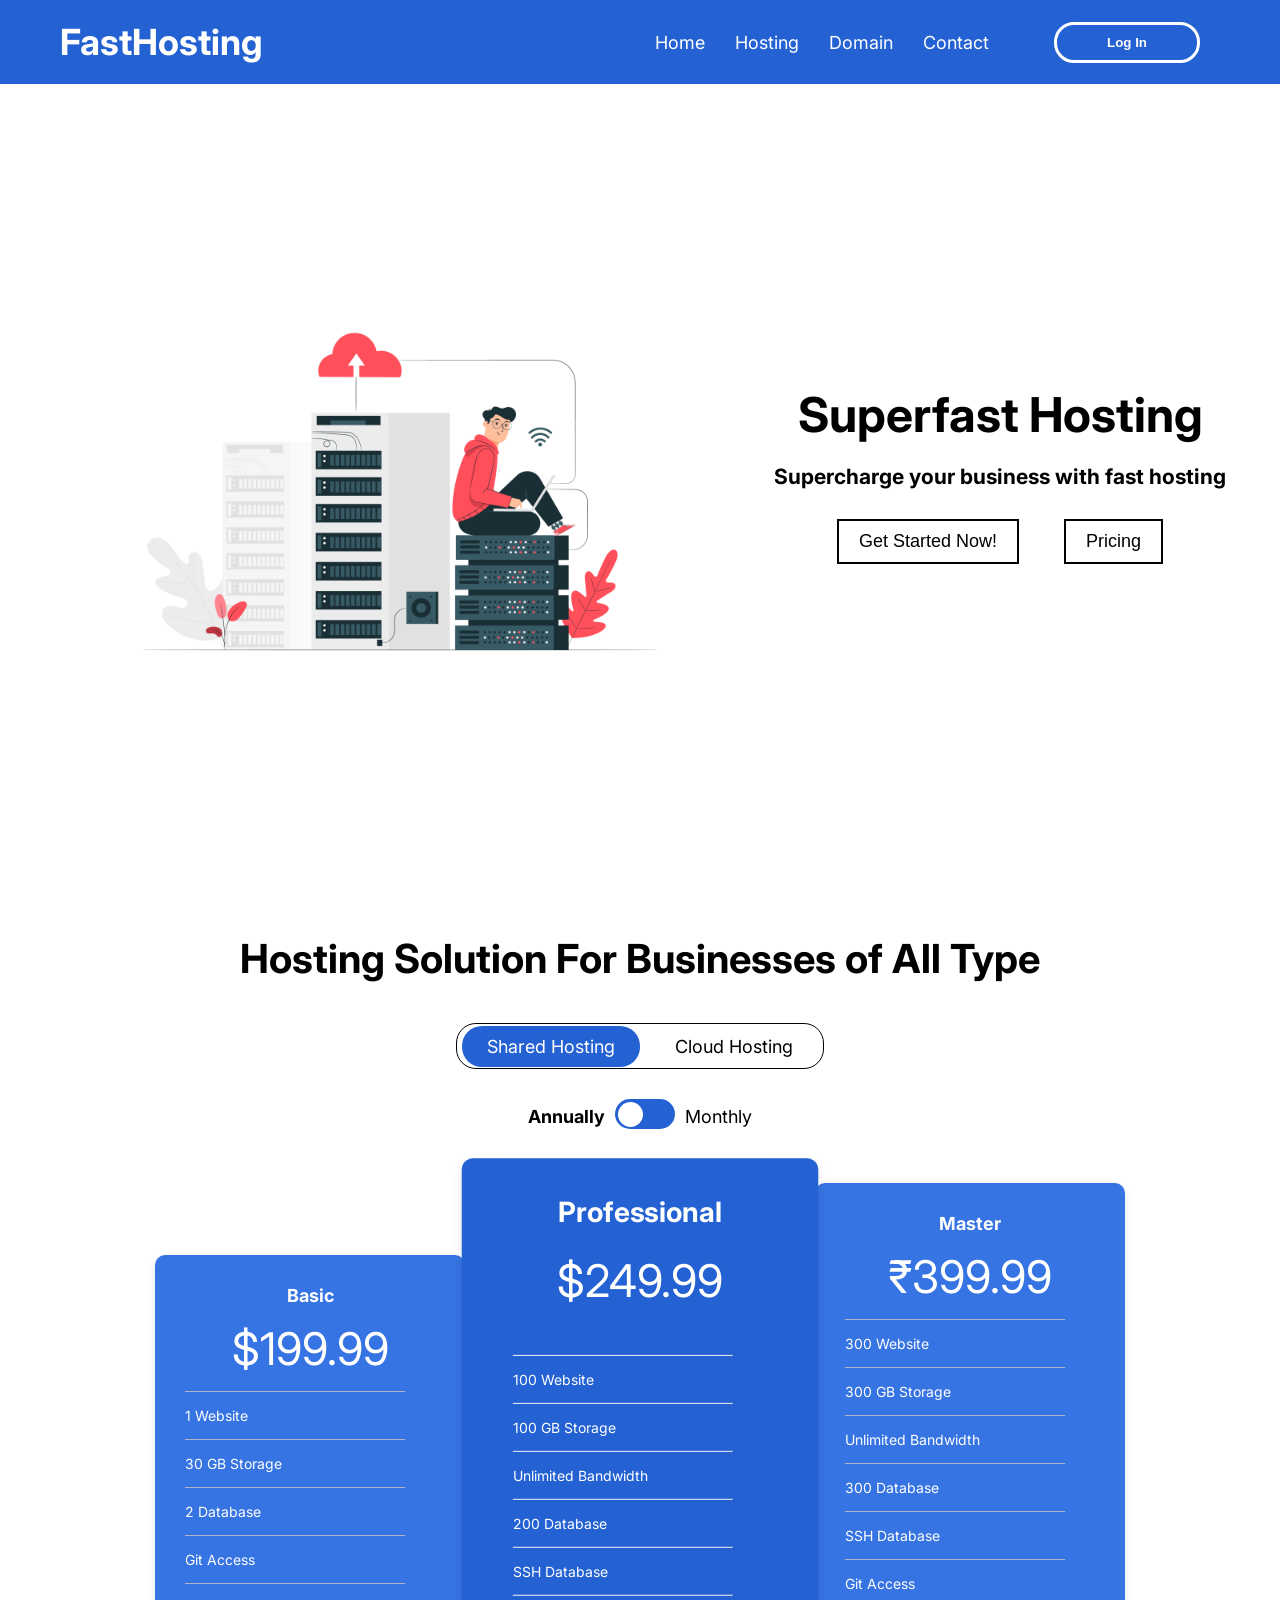
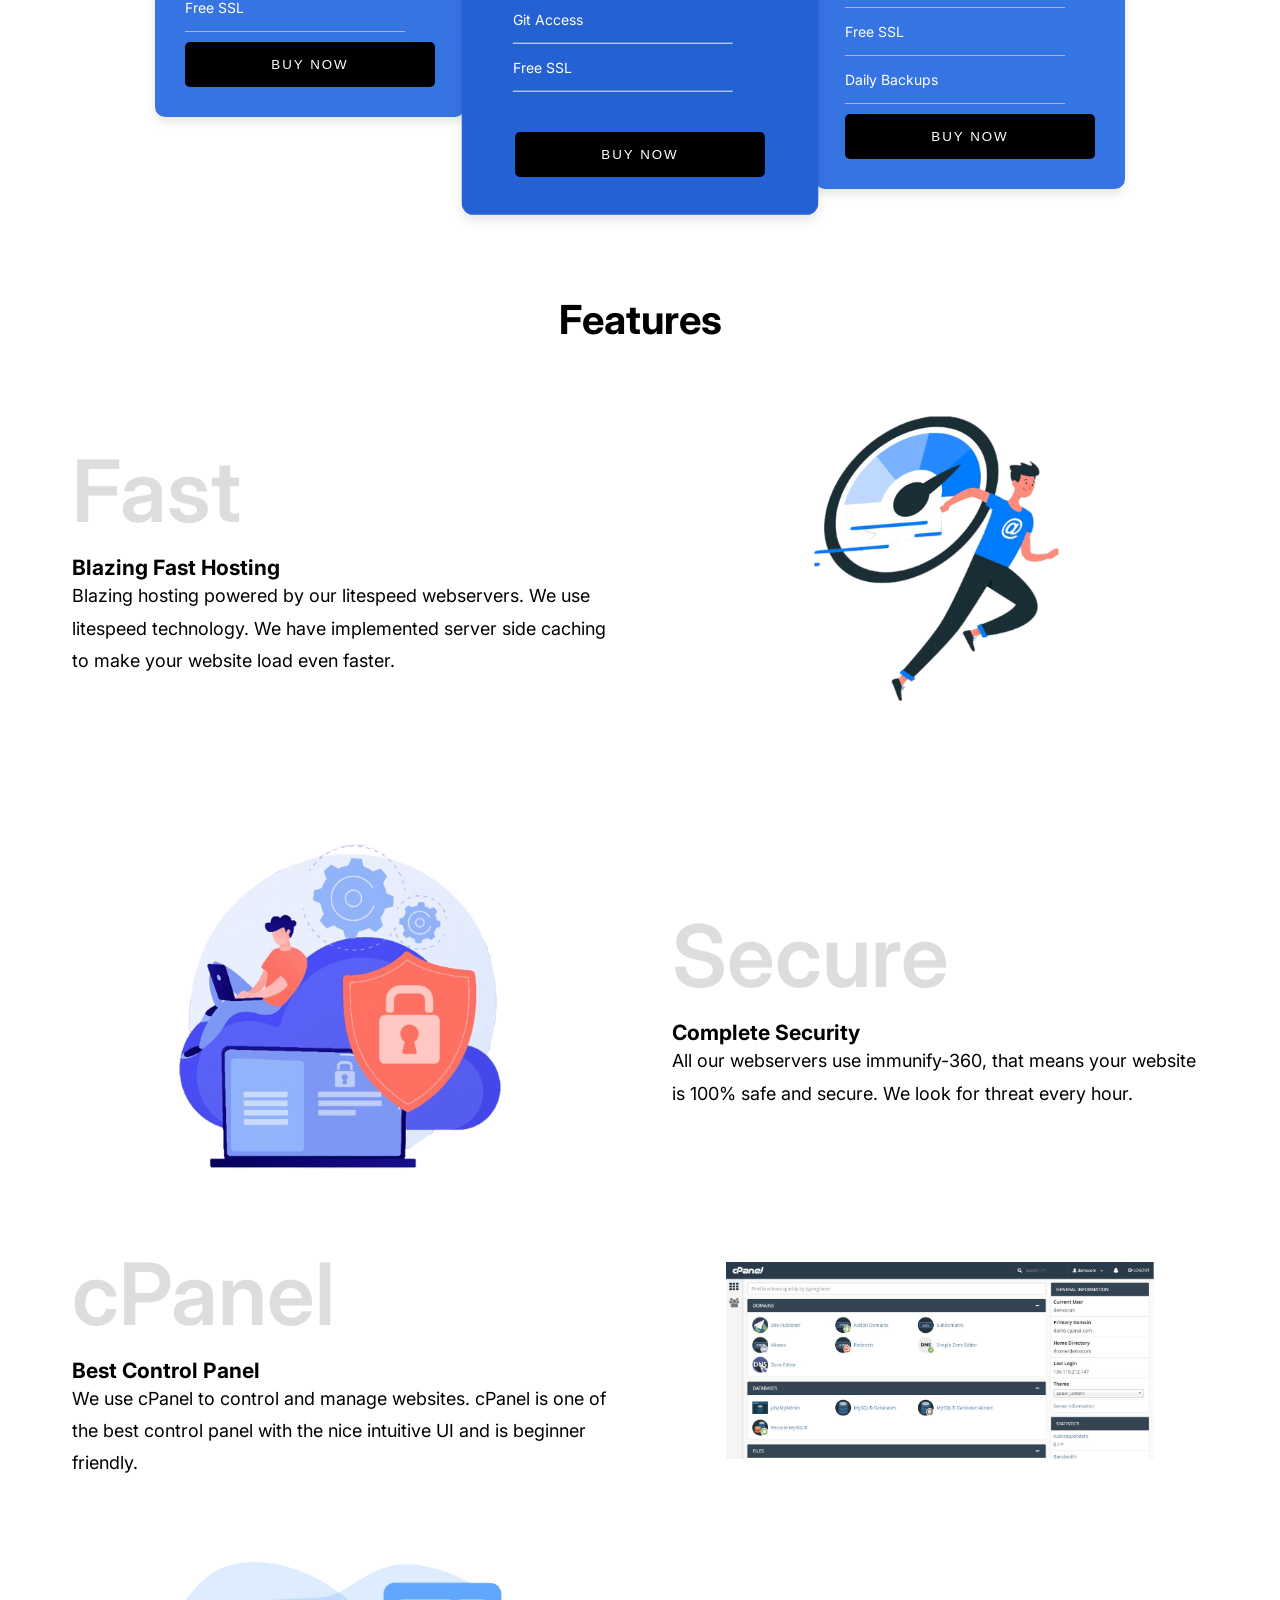
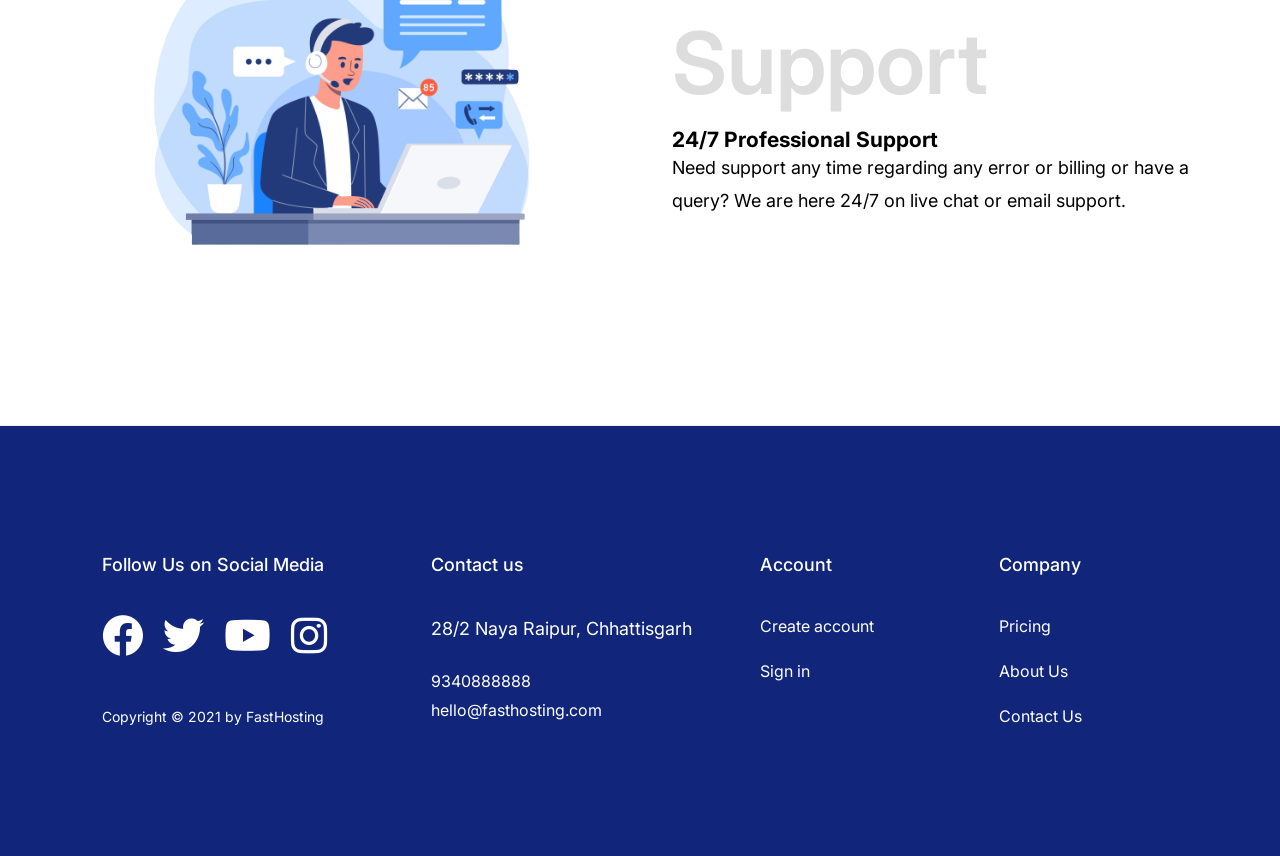
<file: index.html>
<!DOCTYPE html>
<html lang="en">
  <head>
    <meta charset="UTF-8" />
    <meta http-equiv="X-UA-Compatible" content="IE=edge" />
    <meta name="viewport" content="width=device-width, initial-scale=1.0" />
    <title>Fast Hosting</title>
    <link rel="preconnect" href="https://fonts.googleapis.com" />
    <link rel="preconnect" href="https://fonts.gstatic.com" crossorigin />
    <link
      href="https://fonts.googleapis.com/css2?family=Inter:wght@400;500;600;700&display=swap"
      rel="stylesheet"
    />
    <link
      rel="stylesheet"
      href="https://cdnjs.cloudflare.com/ajax/libs/font-awesome/6.0.0-beta2/css/all.min.css"
      integrity="sha512-YWzhKL2whUzgiheMoBFwW8CKV4qpHQAEuvilg9FAn5VJUDwKZZxkJNuGM4XkWuk94WCrrwslk8yWNGmY1EduTA=="
      crossorigin="anonymous"
      referrerpolicy="no-referrer"
    />
    <link rel="stylesheet" href="./style.css" />
  </head>
  <body>
    <header class="header">
      <h1 class="logo"><a href="./index.html">FastHosting</a></h1>

      <nav class="main-menu">
        <ul>
          <li><a href="./index.html">Home</a></li>
          <li><a href="#pricing">Hosting</a> </li>
          <li> <a href="./domains.html">Domain</a> </li>
          <li><a href="./contact.html">Contact</a></li>
        </ul>

        <!-- <img src="images/india.png" alt="" height="36" id="cc3" /> -->
        <div id="cc"></div>

        <button class="signup">Log In</button>
      </nav>
    </header>

    <main class="hero">
      <div class="hero-image">
        <!-- <img src="./images/hero.svg" alt="" height="400" /> -->
        <img src="./images/3075838.jpg" alt="" height="400" />
      </div>
      <div class="text-content">
        <h2>Superfast Hosting</h2>
        <h3>Supercharge your business with fast hosting</h3>
        <button class="pricing"><a href="#pricing">Get Started Now!</a></button>
        <button class="pricing"><a href="#pricing">Pricing</a></button>
      </div>
    </main>

    <section id="pricing">
      <h2 class="center">Hosting Solution For Businesses of All Type</h2>

      <div class="pricing-main">
        <div class="pricing-chose">
          <div class="active shared" id="shared">Shared Hosting</div>
          <div class="cloud" id="cloud">Cloud Hosting</div>
        </div>
      </div>

      <div class="container">
        <div class="toggle-container">
          <span class="j-annually display-bold">Annually</span>
          <span>
            <input type="checkbox" name="toggle" id="toggle" unchecked />
            <label for="toggle">
              <div class="ball"></div>
            </label>
          </span>
          <span class="j-monthly">Monthly</span>
        </div>

        <div id="flexy" class="flex sharedplan">
          <div class="price-box">
            <h4 class="center">Basic</h4>
            <p>
              <span class="basicshared monthly"> &dollar;19.99 </span>
              <span class="basicshared annually"> &dollar;199.99 </span>
            </p>
            <ul>
              <li>1 Website</li>
              <li>30 GB Storage</li>
              <li>2 Database</li>
              <li>Git Access</li>
              <li>Free SSL</li>
            </ul>
            <button>Buy Now</button>
          </div>

          <div class="price-box price-box-premium">
            <h4 class="center">Professional</h4>
            <p>
              <span class="proshared monthly"> &dollar;24.99 </span>
              <span class="proshared annually"> &dollar;249.99 </span>
            </p>
            <ul>
              <li>100 Website</li>
              <li>100 GB Storage</li>
              <li>Unlimited Bandwidth</li>
              <li>200 Database</li>
              <li>SSH Database</li>
              <li>Git Access</li>
              <li>Free SSL</li>
            </ul>
            <button>Buy Now</button>
          </div>

          <div class="price-box">
            <h4 class="center">Master</h4>
            <p>
              <span class="mshared monthly"> &dollar;39.99 </span>
              <span class="mshared annually"> &#8377;399.99 </span>
            </p>
            <ul>
              <li>300 Website</li>
              <li>300 GB Storage</li>
              <li>Unlimited Bandwidth</li>
              <li>300 Database</li>
              <li>SSH Database</li>
              <li>Git Access</li>
              <li>Free SSL</li>
              <li>Daily Backups</li>
            </ul>
            <button>Buy Now</button>
          </div>
        </div>

        <div id="flexyy" class="flex cloudplan hidden">
          <div class="price-box">
            <h4 class="center">Basic Cloud</h4>
            <p>
              <span class="basiccloud monthly"> &dollar;19.99 </span>
              <span class="basiccloud annually"> &dollar;199.99 </span>
            </p>
          
              <ul>
                <li>2 CPU Cores</li>
                <li>2 GB RAM</li>
                <li>Unlimited Bandwidth</li>
                <li>200 Database</li>
                <li>SSH Access</li>
                <li>Git Access</li>
                <li>Free SSL</li>
              </ul>
          
            <button>Buy Now</button>
          </div>

          <div class="price-box price-box-premium">
            <h4 class="center">Professional Cloud</h4>
            <p>
              <span class="procloud monthly"> &dollar;24.99 </span>
              <span class="procloud annually"> &dollar;249.99 </span>
            </p>
            <ul>
              <li>4 CPU Cores</li>
                <li>6 GB RAM</li>
                <li>Unlimited Bandwidth</li>
                <li>Dedicated IP Address</li>
                <li>300 Database</li>
                <li>SSH Access</li>
                <li>Git Access</li>
                <li>Free SSL</li>
            </ul>
            <button>Buy Now</button>
          </div>

          <div class="price-box">
            <h4 class="center">Master Cloud</h4>
            <p>
              <span class="mcloud monthly"> &dollar;39.99 </span>
              <span class="mcloud annually"> &#8377;399.99 </span>
            </p>
            <ul>
              <li>4 CPU Cores</li>
              <li>6 GB RAM</li>
              <li>Unlimited Bandwidth</li>
              <li>Dedicated IP Address</li>
              <li>300 Database</li>
              <li>SSH Access</li>
              <li>Git Access</li>
              <li>Free SSL</li>
            </ul>
            <button>Buy Now</button>
          </div>
        </div>
      </div>
    </section>

    <section class="features">
      <section class="section-how">
        <h2 class="center">Features</h2>
        <div class="container grid grid--2-cols grid--center-v">
          <!-- STEP 01 -->
          <div class="step-text-box">
            <p class="step-number">Fast</p>
            <h3 class="heading-tertiary">Blazing Fast Hosting</h3>
            <p class="step-description">
              Blazing hosting powered by our litespeed webservers. We use
              litespeed technology. We have implemented server side caching to
              make your website load even faster.
            </p>
          </div>

          <div class="step-img-box">
            <img
              src="./images/speed.png"
              class="step-img"
              alt="iPhone app
              preferences selection screen"
            />
          </div>

          <!-- STEP 02 -->
          <div class="step-img-box">
            <img
              src="./images/security.png"
              class="step-img"
              alt="iPhone app
              meal approving plan screen"
            />
          </div>
          <div class="step-text-box">
            <p class="step-number">Secure</p>
            <h3 class="heading-tertiary">Complete Security</h3>
            <p class="step-description">
              All our webservers use immunify-360, that means your website is
              100% safe and secure. We look for threat every hour.
            </p>
          </div>

          <!-- STEP 03 -->
          <div class="step-text-box">
            <p class="step-number">cPanel</p>
            <h3 class="heading-tertiary">Best Control Panel</h3>
            <p class="step-description">
              We use cPanel to control and manage websites. cPanel is one of the
              best control panel with the nice intuitive UI and is beginner
              friendly.
            </p>
          </div>
          <div class="step-img-box">
            <img
              src="./images/cpanel.jpg"
              class="step-img"
              alt="iPhone app
              delivery screen"
            />
          </div>

          <div class="step-img-box">
            <img
              src="./images/support-.png"
              class="step-img"
              alt="iPhone app
              delivery screen"
            />
          </div>

          <div class="step-text-box">
            <p class="step-number">Support</p>
            <h3 class="heading-tertiary">24/7 Professional Support</h3>
            <p class="step-description">
              Need support any time regarding any error or billing or have a
              query? We are here 24/7 on live chat or email support.
            </p>
          </div>
        </div>
      </section>
    </section>

    <footer class="footer">
      <div class="ft-container ft-grid grid--footer">
        <div class="logo-col">
          <h3 class="footer-heading">Follow Us on Social Media</h3>
          <a href="https://facebook.com" target="_blank">
            <i class="fa-brands fa-2x fa-facebook"></i
          ></a>
          <a href="https://twitter.com" target="_blank">
            <i class="fa-brands fa-2x fa-twitter"></i
          ></a>
          <a href="https://youtube.com" target="_blank">
            <i class="fa-brands fa-2x fa-youtube"></i
          ></a>
          <a href="https://instagram.com" target="_blank">
            <i class="fa-brands fa-2x fa-instagram"></i
          ></a>

          <p class="copyright">Copyright &copy; 2021 by FastHosting</p>
        </div>

        <div class="address-col">
          <p class="footer-heading">Contact us</p>
          <address class="contacts">
            <p class="address">28/2 Naya Raipur, Chhattisgarh</p>
            <p>
              <a class="footer-link" href="tel:9340888888">9340888888</a><br />
              <a class="footer-link" href="mailto:hello@fasthosting.com"
                >hello@fasthosting.com</a
              >
            </p>
          </address>
        </div>

        <nav class="nav-col">
          <p class="footer-heading">Account</p>
          <ul class="footer-nav">
            <li><a class="footer-link" href="#">Create account</a></li>
            <li><a class="footer-link" href="#">Sign in</a></li>
          </ul>
        </nav>

        <nav class="nav-col">
          <p class="footer-heading">Company</p>
          <ul class="footer-nav">
            <li><a class="footer-link" href="#">Pricing </a></li>
            <li><a class="footer-link" href="#">About Us</a></li>
            <li><a class="footer-link" href="#">Contact Us</a></li>
          </ul>
        </nav>
      </div>
    </footer>

    <script src="./main.js"></script>
    <script src="./homepage.js"></script>
  </body>
</html>
</file>
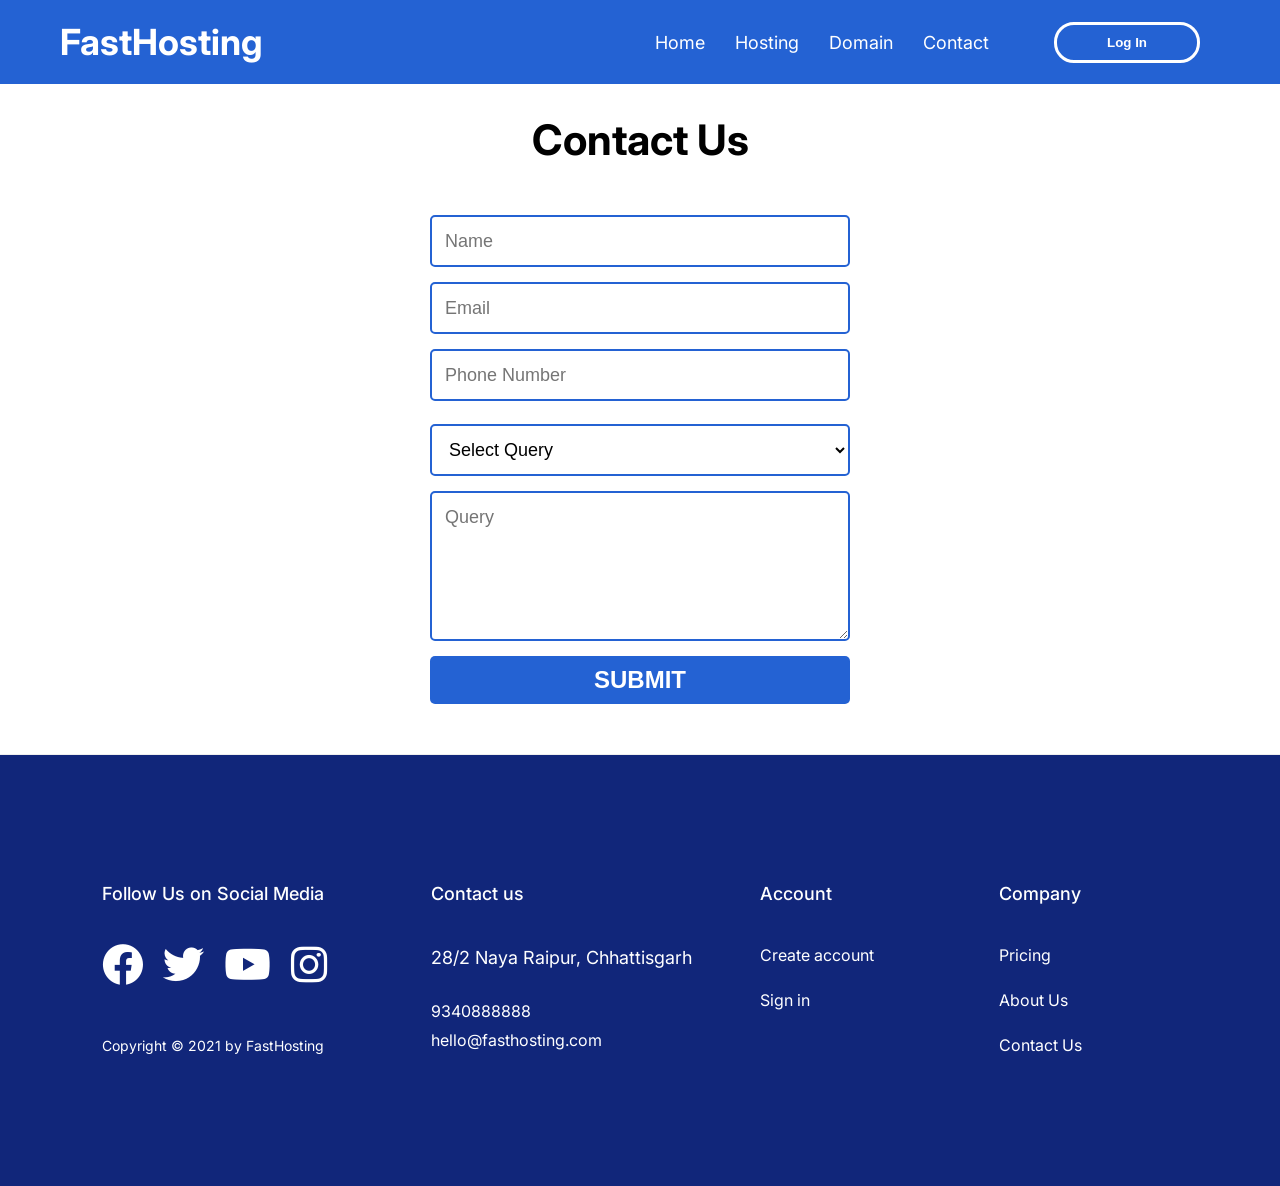
<file: contact.html>
<!DOCTYPE html>
<html lang="en">
  <head>
    <meta charset="UTF-8" />
    <meta http-equiv="X-UA-Compatible" content="IE=edge" />
    <meta name="viewport" content="width=device-width, initial-scale=1.0" />
    <title>Contact Us</title>
    <link rel="preconnect" href="https://fonts.googleapis.com" />
    <link rel="preconnect" href="https://fonts.gstatic.com" crossorigin />
    <link
      href="https://fonts.googleapis.com/css2?family=Inter:wght@400;500;600;700;800&display=swap"
      rel="stylesheet"
    />

    <link
      rel="stylesheet"
      href="https://cdnjs.cloudflare.com/ajax/libs/font-awesome/6.0.0-beta2/css/all.min.css"
      integrity="sha512-YWzhKL2whUzgiheMoBFwW8CKV4qpHQAEuvilg9FAn5VJUDwKZZxkJNuGM4XkWuk94WCrrwslk8yWNGmY1EduTA=="
      crossorigin="anonymous"
      referrerpolicy="no-referrer"
    />
    <link rel="stylesheet" href="./style.css" />

    <style>
      #contact h2 {
        text-align: center;
        margin-top: 30px;
        font-size: 42px;
      }

      form {
        max-width: 420px;
        margin: 50px auto;
      }

      .feedback-input {
        color: black;
        font-family: Helvetica, Arial, sans-serif;
        font-weight: 500;
        font-size: 18px;
        border-radius: 5px;
        line-height: 22px;
        background-color: transparent;
        border: 2px solid #2462d3;
        transition: all 0.3s;
        padding: 13px;
        margin-bottom: 15px;
        width: 100%;
        box-sizing: border-box;
        outline: 0;
      }

      .feedback-input:focus {
        border: 2px solid #2461d3ca;
      }

      textarea {
        height: 150px;
        line-height: 150%;
        resize: vertical;
      }

      [type="submit"] {
        width: 100%;
        background: #2462d3;
        border-radius: 5px;
        border: 0;
        cursor: pointer;
        color: white;
        font-size: 24px;
        padding-top: 10px;
        padding-bottom: 10px;
        transition: all 0.3s;
        margin-top: -4px;
        font-weight: 700;
      }
      [type="submit"]:hover {
        background: #2461d3ca;
      }

      input[type="text"] {
        width: 100%;
      }
    </style>

    <link rel="stylesheet" href="./style.css" />
  </head>
  <body>
    <header class="header">
      <h1 class="logo"><a href="./index.html">FastHosting</a></h1>

      <nav class="main-menu">
        <ul>
          <li><a href="./index.html">Home</a></li>
          <li><a href="#pricing">Hosting</a></li>
          <li><a href="./domains.html">Domain</a></li>
          <li><a href="./contact.html">Contact</a></li>
        </ul>

        <!-- <img src="images/india.png" alt="" height="36" id="cc3" /> -->
        <div id="cc"></div>

        <button class="signup">Log In</button>
      </nav>
    </header>

    <section id="contact">
      <h2>Contact Us</h2>
      <form
        name="contactform"
        data-netlify-recaptcha="true"
        data-netlify="true"
      >
        <input
          name="Name"
          type="text"
          class="feedback-input"
          placeholder="Name"
          required
        />
        <input
          name="Email"
          type="text"
          class="feedback-input"
          placeholder="Email"
        />
        <input
          name="mobilenumber"
          type="number"
          class="feedback-input"
          placeholder="Phone Number"
        />

        <select
          type="text"
          value=""
          name="Destination"
          class="feedback-input"
          placeholder="Phone Number"
          required
        >
          <option>Select Query</option>
          <option>Hosting Related</option>
          <option>Domain Related</option>
        </select>
        <textarea
          name="text"
          class="feedback-input"
          placeholder="Query"
        ></textarea>

        <div data-netlify-recaptcha="true"></div>
        <input type="submit" value="SUBMIT" />
      </form>
    </section>
    <footer class="footer">
      <div class="ft-container ft-grid grid--footer">
        <div class="logo-col">
          <h3 class="footer-heading">Follow Us on Social Media</h3>
          <a href="https://facebook.com" target="_blank">
            <i class="fa-brands fa-2x fa-facebook"></i
          ></a>
          <a href="https://twitter.com" target="_blank">
            <i class="fa-brands fa-2x fa-twitter"></i
          ></a>
          <a href="https://youtube.com" target="_blank">
            <i class="fa-brands fa-2x fa-youtube"></i
          ></a>
          <a href="https://instagram.com" target="_blank">
            <i class="fa-brands fa-2x fa-instagram"></i
          ></a>

          <p class="copyright">Copyright &copy; 2021 by FastHosting</p>
        </div>

        <div class="address-col">
          <p class="footer-heading">Contact us</p>
          <address class="contacts">
            <p class="address">28/2 Naya Raipur, Chhattisgarh</p>
            <p>
              <a class="footer-link" href="tel:9340888888">9340888888</a><br />
              <a class="footer-link" href="mailto:hello@fasthosting.com"
                >hello@fasthosting.com</a
              >
            </p>
          </address>
        </div>

        <nav class="nav-col">
          <p class="footer-heading">Account</p>
          <ul class="footer-nav">
            <li><a class="footer-link" href="#">Create account</a></li>
            <li><a class="footer-link" href="#">Sign in</a></li>
          </ul>
        </nav>

        <nav class="nav-col">
          <p class="footer-heading">Company</p>
          <ul class="footer-nav">
            <li><a class="footer-link" href="#">Pricing </a></li>
            <li><a class="footer-link" href="#">About Us</a></li>
            <li><a class="footer-link" href="#">Contact Us</a></li>
          </ul>
        </nav>
      </div>
    </footer>

    <script src="./main.js"></script>
  </body>
</html>
</file>
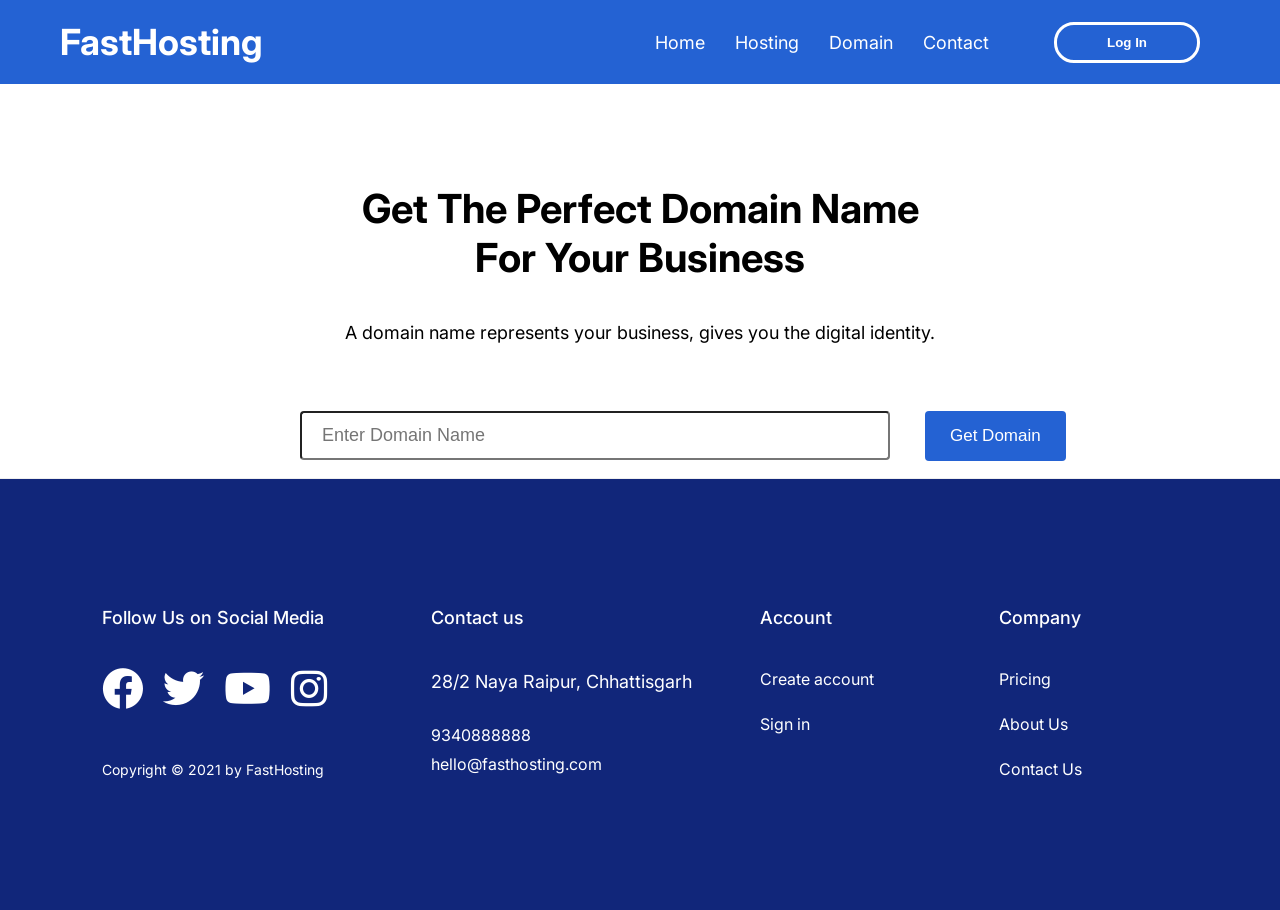
<file: domains.html>
<!DOCTYPE html>
<html lang="en">
  <head>
    <meta charset="UTF-8" />
    <meta http-equiv="X-UA-Compatible" content="IE=edge" />
    <meta name="viewport" content="width=device-width, initial-scale=1.0" />
    <title>Fast Hosting</title>
    <link rel="preconnect" href="https://fonts.googleapis.com" />
    <link rel="preconnect" href="https://fonts.gstatic.com" crossorigin />
    <link
      href="https://fonts.googleapis.com/css2?family=Inter:wght@400;500;600;700&display=swap"
      rel="stylesheet"
    />
    <link
      rel="stylesheet"
      href="https://cdnjs.cloudflare.com/ajax/libs/font-awesome/6.0.0-beta2/css/all.min.css"
      integrity="sha512-YWzhKL2whUzgiheMoBFwW8CKV4qpHQAEuvilg9FAn5VJUDwKZZxkJNuGM4XkWuk94WCrrwslk8yWNGmY1EduTA=="
      crossorigin="anonymous"
      referrerpolicy="no-referrer"
    />
    <link rel="stylesheet" href="./style.css" />
  </head>
  <body>
    <header class="header">
      <h1 class="logo"><a href="./index.html">FastHosting</a></h1>

      <nav class="main-menu">
        <ul>
          <li><a href="./index.html">Home</a></li>
          <li><a href="#pricing">Hosting</a></li>
          <li><a href="./domains.html">Domain</a></li>
          <li><a href="./contact.html">Contact</a></li>

        </ul>

        <!-- <img src="images/india.png" alt="" height="36" id="cc3" /> -->
        <div id="cc"></div>

        <button class="signup">Log In</button>
      </nav>
    </header>

    <section id="domains">
      <div class="d-textarea">
        <h2 class="center">
          Get The Perfect Domain Name <br />
          For Your Business
        </h2>

        <p class="center">
          A domain name represents your business, gives you the digital
          identity.
        </p>
      </div>


      <section class="whois">
      <div class="d-searcharea">
          <form id="domain" class="selectdomain">
            <input type="text" placeholder="Enter Domain Name" />
        </form>
  
        <button id="getdomain" class="getdomain">Get Domain</button>

      </div>


      <div class="dcontainer hidden">
        <div class="dinner-container">
          <div class="name">
              <div class="d-name"></div>
          </div>
          <div class="price">
            <div class="d-avail hidden">
              <div class="d-availprice">
                  <span class="d-price"> &#8377;800 </span>
                
              </div>
              <button id="domaincart">Add to cart</button>
            </div>
  
            <div class="d-unavail hidden">Not Available</div>
          </div>
        </div>
      </div>
    </section>

    <footer class="footer">
      <div class="ft-container ft-grid grid--footer">
        <div class="logo-col">
          <h3 class="footer-heading">Follow Us on Social Media</h3>
          <a href="https://facebook.com" target="_blank">
            <i class="fa-brands fa-2x fa-facebook"></i
          ></a>
          <a href="https://twitter.com" target="_blank">
            <i class="fa-brands fa-2x fa-twitter"></i
          ></a>
          <a href="https://youtube.com" target="_blank">
            <i class="fa-brands fa-2x fa-youtube"></i
          ></a>
          <a href="https://instagram.com" target="_blank">
            <i class="fa-brands fa-2x fa-instagram"></i
          ></a>

          <p class="copyright">Copyright &copy; 2021 by FastHosting</p>
        </div>

        <div class="address-col">
          <p class="footer-heading">Contact us</p>
          <address class="contacts">
            <p class="address">28/2 Naya Raipur, Chhattisgarh</p>
            <p>
              <a class="footer-link" href="tel:9340888888">9340888888</a><br />
              <a class="footer-link" href="mailto:hello@fasthosting.com"
                >hello@fasthosting.com</a
              >
            </p>
          </address>
        </div>

        <nav class="nav-col">
          <p class="footer-heading">Account</p>
          <ul class="footer-nav">
            <li><a class="footer-link" href="#">Create account</a></li>
            <li><a class="footer-link" href="#">Sign in</a></li>
          </ul>
        </nav>

        <nav class="nav-col">
          <p class="footer-heading">Company</p>
          <ul class="footer-nav">
            <li><a class="footer-link" href="#">Pricing </a></li>
            <li><a class="footer-link" href="#">About Us</a></li>
            <li><a class="footer-link" href="#">Contact Us</a></li>
          </ul>
        </nav>
      </div>
    </footer>

    <script src="./main.js"></script>
    <script src="./domains.js"></script>
  </body>
</html>
</file>
<file: style.css>
* {
  margin: 0;
  padding: 0;
  box-sizing: border-box;
}

html {
  scroll-behavior: smooth;
}
a {
  text-decoration: none;
  color: inherit;
}
ul {
  list-style-type: none;
}
button {
  border: none;
  cursor: pointer;
}
body {
  font-family: "Inter", sans-serif;
  font-size: 18px;
}

.center {
  text-align: center;
}

.display-bold {
  font-weight: bold;
}

h2 {
  font-size: 40px;
}

.hidden {
  display: none !important;
}

.header {
  width: 100%;
  margin: 0 auto;
  background-color: #11267a;
  background-color: #2462d3;

  color: white;
  padding: 20px 20px;
  align-items: center;
  justify-content: space-between;
}

.header,
.header nav,
.header ul {
  display: flex;
  align-items: center;
}

ul {
  align-items: flex-start;
  margin-right: 30px;
}

.header li {
  margin: 0 15px;
}

.signup {
  padding: 10px 20px;
  margin-right: 60px;
  background: none;
  color: white;
  font-weight: bold;
  border: 3px solid white;
  border-radius: 20px;
  padding: 10px 50px;
}

#cc {
  margin-right: 20px;
}

.logo {
  margin-left: 40px;
}
.signup {
  margin-right: 60px;
}

main.hero {
  /* width: 100vw; */
  display: flex;
  height: 90vh;
  justify-content: center;
  align-items: center;
  /* background-color: #2462d3; */
  /* background-color: #11267a; */
  background-color: white;
  color: black;
}

.hero-image,
.text-content {
  flex: 1;
}

.text-content {
  color: black;
  text-align: center;
}

.text-content h2 {
  font-size: 48px;
  margin-bottom: 20px;
}

.hero-image {
  margin: 0 20px;
}

.hero-image {
  margin-left: 100px;
}

button.pricing {
  background: transparent;
  /* color: white; */
  font-size: 18px;
  border: 2px solid black;
  padding: 10px 20px;
  margin: 30px 20px;
}

.pricing-chose {
  display: flex;
  justify-content: center;
  align-items: center;
  /* padding: 10px 25px; */
  border: 1px solid black;
  border-radius: 20px;
  width: 368px;
  /* width: 555px; */
  padding: 1.5px 0;
  margin: 30px auto;
}

.pricing-chose .active {
  background-color: #2462d3;
  color: white;
  padding: 10px 25px;
  border-radius: 20px;
}

.shared {
  padding: 10px 25px;
  cursor: pointer;
}
.cloud {
  margin-left: 10px;
  padding: 10px 25px;
  cursor: pointer;
}

.container {
  margin: auto;
  max-width: 100%;
  width: 1200px;
}

.flex {
  display: flex;
  align-items: center;
  justify-content: center;
}

.toggle-container {
  color: hsl(234, 14%, 74%);
  margin-bottom: 40px;
}

#pricing h2 {
  margin: 40px;
}

.price-box {
  background-color: #fff;
  background: rgba(42, 107, 226, 0.938);
  border-radius: 10px;
  box-shadow: 0 5px 10px rgba(0, 0, 0, 0.1);
  color: hsl(233, 13%, 49%);
  padding: 30px;
  margin: 10px;
  color: white;
}

.price-box .annually,
.price-box .monthly {
  text-align: center;
  font-size: 45px;
  margin: 0 auto;
  display: block;
}

.price-box.price-box-premium {
  background: rgb(36, 98, 211);
  color: #fff;
  transform: scale(1.15);
}

.price-box.price-box-premium > * {
  transform: scale(0.869);
}

.price-box h4 {
  margin: 0;
}

.price-box p {
  /* color: hsl(232, 13%, 33%); */
  font-size: 4em;
  margin: 15px 0;
  width: 250px;
}

.price-box .monthly {
  display: none;
}

.show-monthly .price-box .monthly {
  display: block;
}

.show-monthly .price-box .annually {
  display: none;
}

.price-box ul {
  border-top: 1px solid hsl(234, 14%, 74%);
  padding: 0;
  list-style-type: none;
}

.price-box ul li {
  border-bottom: 1px solid hsl(234, 14%, 74%);
  font-size: 14px;
  padding: 15px 0;
}

.price-box button {
  border: none;
  border-radius: 5px;
  color: #fff;
  font-family: "Montserrat", sans-serif;
  letter-spacing: 2px;
  padding: 15px;
  margin-top: 10px;
  width: 100%;
  text-transform: uppercase;
  background-color: black;
}

.price-box.price-box-premium button {
  background-image: none;
  background-color: black;
}

.price-box.price-box-premium h4 {
  font-size: 28px;
}

.price-box.price-box-premium ul,
.price-box.price-box-premium ul li {
  border-color: #f0f0f0;
}
.price-box.price-box-premium p {
  color: #fff;
}

.toggle-container {
  display: flex;
  align-items: center;
  justify-content: center;
}

.toggle-container > span {
  color: black;
}

.toggle-container label {
  background: rgb(36, 98, 211);
  border-radius: 50px;
  cursor: pointer;
  display: inline-block;
  margin: 0 10px;
  position: relative;
  height: 30px;
  width: 60px;
}

.toggle-container label .ball {
  background-color: #fff;
  border-radius: 50%;
  position: absolute;
  top: 2.5px;
  left: 2.5px;
  height: 25px;
  width: 25px;
  transition: transform 0.4s ease;
}

.toggle-container input {
  position: absolute;
  left: -9999px;
}

.toggle-container input:checked + label .ball {
  transform: translateX(30px);
}

@media screen and (max-width: 930px) {
  .flex {
    flex-direction: column;
  }

  .price-box.price-box-premium {
    transform: scale(1);
  }

  .price-box.price-box-premium > * {
    transform: scale(1);
  }
}

.container {
  max-width: 1200px;
  padding: 0 32px;
  margin: 0 auto;
}

.grid {
  display: grid;
  column-gap: 64px;
  row-gap: 20px;

  /* margin-bottom: 9.6rem; */
}

.grid:not(:last-child) {
  margin-bottom: 96px;
}

.grid--2-cols {
  grid-template-columns: repeat(2, 1fr);
}

.grid--center-v {
  align-items: center;
}

.section-how {
  padding: 96px 0;
}

.step-number {
  font-size: 86px;
  font-weight: 600;
  color: #ddd;
  margin-bottom: 12px;
}

.step-description {
  font-size: 18px;
  font-size: 18px;
  line-height: 1.8;
}

.step-img-box {
  position: relative;

  display: flex;
  align-items: center;
  justify-content: center;
}

.step-img {
  width: 80%;
}

.ft-container {
  /* 1140px */
  max-width: 1140px;
  padding: 0 32px;
  margin: 0 auto;
}

.ft-grid {
  display: grid;
  column-gap: 60px;
  row-gap: 100px;

  /* margin-bottom: 9.6rem; */
}

.footer {
  padding: 128px 0;
  border-top: 1px solid #eee;
  background: #11267a;
  color: white;
}

.grid--footer {
  grid-template-columns: 1.5fr 1.5fr 1fr 1fr;
  display: grid;
}

.social-links {
  list-style: none;
  display: flex;
  gap: 24px;
}

.social-icon {
  height: 24px;
  width: 24px;
}

.copyright {
  font-size: 14px;
  line-height: 1.6;
  margin-top: 50px;
}

.footer-heading {
  font-size: 18px;
  font-weight: 500;
  margin-bottom: 40px;
}

.contacts {
  font-style: normal;
  /* font-size: 1.6rem; */
  line-height: 1.6;
}

.address {
  margin-bottom: 24px;
}

.footer-nav {
  list-style: none;
  display: flex;
  flex-direction: column;
  gap: 24px;
}

.footer-link:link,
.footer-link:visited {
  text-decoration: none;
  font-size: 16px;

  transition: all 0.3s;
}

i {
  color: initial;
  margin-right: 15px;
  font-size: 2em;
}

.fa-2x {
  font-size: 2.3em !important;
  color: white;
}

#cc {
  height: 36px;
}

#cc img {
  height: 36px;
}

/* Domains Page */

#domains {
  min-height: 80vh;
}

.d-textarea > h2 {
  padding-top: 100px;
}

.d-textarea > p {
  padding-bottom: 50px;
  padding-top: 40px;
}

#domains input[type="text"],
select {
  width: 50%;
  padding: 12px 20px;
  margin: 8px auto;
  border-radius: 4px;
  box-sizing: border-box;
  font-size: 18px;
}

.whois {
  margin: 10px 50px;
}

#getdomain {
  padding: 15px 25px;
  border: none;
  background-color: green;
  background-color: rgb(36, 98, 211);

  color: white;
  font-size: 17px;
}

.selectdomain {
  display: inline;
  margin-left: 250px;
}

.getdomain {
  border-radius: 4px;
  margin-left: 30px;
}

.available {
  font-weight: bold;
  font-size: 18px;
  margin-top: 25px;
}

#domaincart {
  padding: 10px 20px;
  border: none;
  background-color: transparent;
  border: 2px solid white;
  color: white;
  font-size: 17px;
  border-radius: 40px;
}

.dcontainer {
  color: white;
  padding: 30px 0;
  width: 80%;
  background-color: white;
  margin: 0 auto;
}
.dinner-container {
  display: flex;
  width: 80%;
  margin: 0 auto;
  background-color: rgb(36, 98, 211);
  padding: 20px 30px;
  border-radius: 40px;
  justify-content: space-between;
  align-items: center;
  align-content: center;
}

.hidden {
  display: none;
}

.d-avail {
  display: flex;
  align-items: center;
}

.d-availprice {
  margin-right: 20px;
}
</file>
